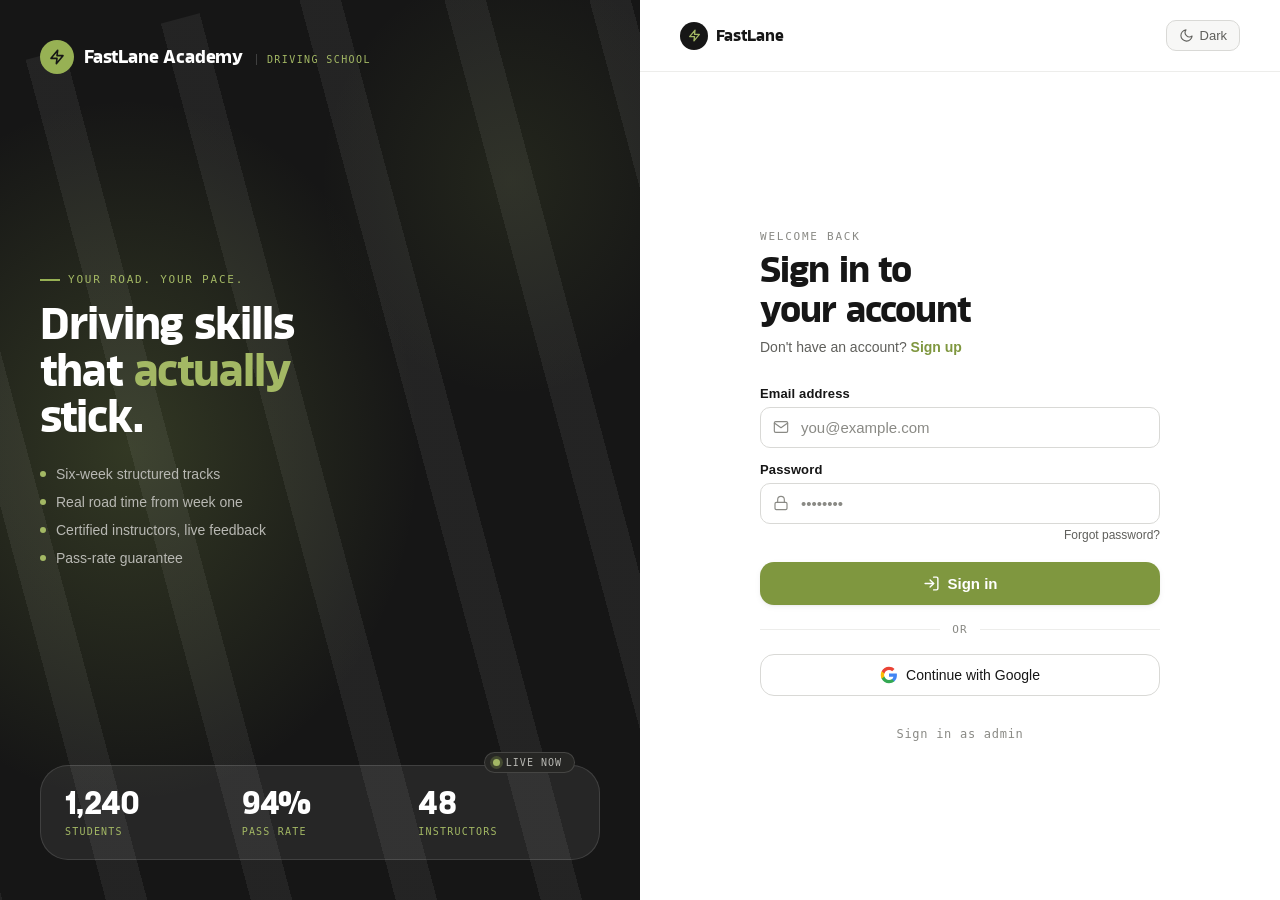
<file: src/main/resources/static/admin.html>
<!doctype html>
<html lang="en">
<head>
  <meta charset="utf-8">
  <meta name="viewport" content="width=device-width, initial-scale=1">
  <title>Admin console — FastLane Academy</title>
  <link rel="stylesheet" href="styles/app.css">
  <style>
    @keyframes spin { to { transform: rotate(360deg); } }
    .ops-strip { background:var(--fl-ink-900);color:var(--fl-paper);border-radius:var(--fl-r-xl);padding:28px 32px;display:grid;grid-template-columns:1fr auto;gap:24px;align-items:center;margin-bottom:24px;position:relative;overflow:hidden; }
    .ops-strip::before { content:"";position:absolute;right:-10%;top:-50%;width:50%;height:200%;background:radial-gradient(closest-side,rgba(151,177,84,0.22),transparent); }
    .ops-strip > * { position:relative;z-index:1; }
    .ops-strip .lbl { font-family:var(--fl-font-mono);font-size:11px;letter-spacing:0.14em;text-transform:uppercase;color:var(--fl-moss-400); }
    .ops-strip h2 { font-family:var(--fl-font-display);font-size:26px;letter-spacing:-0.02em;line-height:1.15;margin:8px 0 0; }
    .ops-strip .ops { display:flex;gap:32px; }
    .ops-strip .ops b { font-family:var(--fl-font-display);font-size:26px;letter-spacing:-0.02em;display:block; }
    .ops-strip .ops span { font-family:var(--fl-font-mono);font-size:10px;letter-spacing:0.14em;text-transform:uppercase;color:var(--fl-ink-300); }
    .course-row { display:grid;grid-template-columns:52px 1.6fr 1fr 1fr 1fr auto;gap:16px;align-items:center;padding:16px 0;border-bottom:1px solid var(--fl-line-soft); }
    .course-row:last-child { border-bottom:none; }
    .glyph { width:52px;height:52px;border-radius:12px;background:var(--fl-ink-50);display:flex;align-items:center;justify-content:center;font-family:var(--fl-font-display);font-size:26px;color:var(--fl-ink-700); }
    .glyph.feat { background:var(--fl-moss-500);color:var(--fl-ink-900); }
    .course-row h4 { margin:0 0 4px;font-family:var(--fl-font-serif);font-size:16px;font-weight:600; }
    .inst-grid-admin { display:grid;grid-template-columns:repeat(3,1fr);gap:18px; }
    @media(max-width:1100px){ .inst-grid-admin { grid-template-columns:repeat(2,1fr); } }
    @media(max-width:700px) { .inst-grid-admin { grid-template-columns:1fr; } }
    .inst-card-admin { background:var(--fl-paper);border:1px solid var(--fl-line-soft);border-radius:var(--fl-r-lg);padding:22px;display:flex;flex-direction:column;gap:14px; }
    .inst-card-admin .top { display:flex;align-items:center;gap:14px; }
    .inst-card-admin h4 { font-family:var(--fl-font-display);font-size:20px;letter-spacing:-0.01em;margin:0; }
    .inst-card-admin .role { font-family:var(--fl-font-mono);font-size:10px;letter-spacing:0.12em;text-transform:uppercase;color:var(--fl-fg-muted); }
    .inst-card-admin .row3 { display:grid;grid-template-columns:repeat(3,1fr);gap:12px;padding:14px 0;border-top:1px solid var(--fl-line-soft);border-bottom:1px solid var(--fl-line-soft); }
    .inst-card-admin .row3 b { font-family:var(--fl-font-display);font-size:20px;letter-spacing:-0.01em;display:block; }
    .inst-card-admin .row3 span { font-family:var(--fl-font-mono);font-size:9px;letter-spacing:0.1em;text-transform:uppercase;color:var(--fl-fg-muted); }
    .empty-state { display:flex;flex-direction:column;align-items:center;justify-content:center;padding:48px 24px;gap:12px;color:var(--fl-fg-faint);text-align:center; }
    .empty-state svg { width:36px;height:36px;stroke:var(--fl-ink-200); }
    .empty-state p { font-family:var(--fl-font-mono);font-size:12px;letter-spacing:0.08em;text-transform:uppercase;margin:0; }
    .modal-backdrop { display:none;position:fixed;inset:0;z-index:1000;background:rgba(0,0,0,0.48);backdrop-filter:blur(4px);align-items:center;justify-content:center;padding:24px; }
    .modal-backdrop.open { display:flex; }
    .modal { background:var(--fl-bg);border:1px solid var(--fl-line-soft);border-radius:var(--fl-r-xl);width:100%;max-width:560px;max-height:90vh;display:flex;flex-direction:column;box-shadow:0 24px 80px rgba(0,0,0,0.22);animation:modalIn 220ms ease both; }
    .modal--wide { max-width:680px; }
    @keyframes modalIn { from{opacity:0;transform:translateY(14px) scale(0.98);}to{opacity:1;transform:none;} }
    .modal__head { display:flex;align-items:center;justify-content:space-between;padding:24px 28px 20px;border-bottom:1px solid var(--fl-line-soft);flex-shrink:0; }
    .modal__head h2 { font-family:var(--fl-font-display);font-size:22px;letter-spacing:-0.015em;margin:0; }
    .modal__head .eyebrow { font-family:var(--fl-font-mono);font-size:10px;letter-spacing:0.14em;text-transform:uppercase;color:var(--fl-moss-600);margin-bottom:4px; }
    .modal__close { width:32px;height:32px;border-radius:50%;border:1px solid var(--fl-line);background:transparent;cursor:pointer;display:flex;align-items:center;justify-content:center;color:var(--fl-fg-muted);transition:all 180ms; }
    .modal__close:hover { background:var(--fl-bg-elev);color:var(--fl-fg); }
    .modal__close svg { width:16px;height:16px;stroke-width:2; }
    .modal__body { padding:24px 28px;overflow-y:auto;display:flex;flex-direction:column;gap:16px; }
    .modal__footer { padding:20px 28px;border-top:1px solid var(--fl-line-soft);display:flex;align-items:center;justify-content:flex-end;gap:10px;flex-shrink:0; }
    .modal .field { display:flex;flex-direction:column;gap:6px; }
    .modal .field label { font-size:13px;font-weight:600;color:var(--fl-fg); }
    .modal .field-row { display:grid;grid-template-columns:1fr 1fr;gap:14px; }
    .modal .section-label { font-family:var(--fl-font-mono);font-size:10px;letter-spacing:0.14em;text-transform:uppercase;color:var(--fl-fg-faint);padding-bottom:8px;border-bottom:1px solid var(--fl-line-soft);margin-top:4px; }
    .modal-alert { padding:10px 14px;border-radius:8px;font-size:13px;line-height:1.5;display:none; }
    .modal-alert.error.show { background:#fef2f2;color:#b91c1c;border:1px solid #fecaca;display:block; }
    .modal-alert.success.show { background:#f0fdf4;color:#15803d;border:1px solid #bbf7d0;display:block; }
    .day-picker { display:flex;gap:6px;flex-wrap:wrap; }
    .day-btn { padding:6px 12px;border-radius:999px;border:1.5px solid var(--fl-line);background:transparent;cursor:pointer;font-family:var(--fl-font-mono);font-size:11px;letter-spacing:0.06em;color:var(--fl-fg-muted);transition:all 180ms; }
    .day-btn.selected { background:var(--fl-moss-500);border-color:var(--fl-moss-500);color:var(--fl-ink-900);font-weight:600; }
    [data-theme="dark"] .modal { background:var(--fl-ink-800);border-color:rgba(255,255,255,0.08); }
    [data-theme="dark"] .modal__head,[data-theme="dark"] .modal__footer,[data-theme="dark"] .modal .section-label { border-color:rgba(255,255,255,0.07); }
    [data-theme="dark"] .inst-card-admin { background:var(--fl-ink-800);border-color:rgba(255,255,255,0.07); }
    [data-theme="dark"] .inst-card-admin .row3 { border-color:rgba(255,255,255,0.07); }
    [data-theme="dark"] .day-btn { border-color:rgba(255,255,255,0.12);color:var(--fl-ink-400); }

    /* Course detail tabs */
    .course-tab {
      padding:10px 20px;font-size:13px;font-weight:600;background:none;border:none;
      border-bottom:2px solid transparent;cursor:pointer;color:var(--fl-fg-muted);
      transition:color .15s,border-color .15s;
    }
    .course-tab.active { color:var(--fl-moss-600);border-bottom-color:var(--fl-moss-600); }
    .course-tab:hover:not(.active) { color:var(--fl-fg); }
    .course-tab-pane { display:none; }
    .course-tab-pane.active { display:block; }
    [data-theme="dark"] .course-tab.active { color:var(--fl-moss-400);border-bottom-color:var(--fl-moss-400); }
    /* Enroll badge in overview nav */
    #ov-enroll-pill { font-size:11px; }
  </style>
</head>
<script src="js/api.js"></script>
<body class="fl-body">
<div class="dash">
  <aside class="dash__side">
    <a href="index.html" class="brand"><span class="bolt"><svg viewBox="0 0 24 24" fill="none" stroke="currentColor" stroke-width="2.4" stroke-linecap="round" stroke-linejoin="round"><polygon points="13 2 3 14 12 14 11 22 21 10 12 10 13 2"></polygon></svg></span>FastLane</a>
    <nav class="dash__nav">
      <div class="group">Console</div>
      <a href="#" data-pane="overview" class="active">
        <svg viewBox="0 0 24 24" fill="none" stroke="currentColor" stroke-width="1.75" stroke-linecap="round" stroke-linejoin="round"><rect x="3" y="3" width="7" height="7" rx="1"/><rect x="14" y="3" width="7" height="7" rx="1"/><rect x="3" y="14" width="7" height="7" rx="1"/><rect x="14" y="14" width="7" height="7" rx="1"/></svg>
        Overview
      </a>
      <a href="#" data-pane="students">
        <svg viewBox="0 0 24 24" fill="none" stroke="currentColor" stroke-width="1.75" stroke-linecap="round" stroke-linejoin="round"><path d="M17 21v-2a4 4 0 0 0-4-4H5a4 4 0 0 0-4 4v2"/><circle cx="9" cy="7" r="4"/><path d="M23 21v-2a4 4 0 0 0-3-3.87"/><path d="M16 3.13a4 4 0 0 1 0 7.75"/></svg>
        Students <span class="pill" id="nav-students-pill">—</span>
      </a>
      <a href="#" data-pane="payments">
        <svg viewBox="0 0 24 24" fill="none" stroke="currentColor" stroke-width="1.75" stroke-linecap="round" stroke-linejoin="round"><rect x="2" y="6" width="20" height="14" rx="2"/><line x1="2" y1="11" x2="22" y2="11"/></svg>
        Payments
      </a>
      <a href="#" data-pane="courses">
        <svg viewBox="0 0 24 24" fill="none" stroke="currentColor" stroke-width="1.75" stroke-linecap="round" stroke-linejoin="round"><path d="M2 3h6a4 4 0 0 1 4 4v14a3 3 0 0 0-3-3H2z"/><path d="M22 3h-6a4 4 0 0 0-4 4v14a3 3 0 0 1 3-3h7z"/></svg>
        Courses
      </a>
      <a href="#" data-pane="instructors">
        <svg viewBox="0 0 24 24" fill="none" stroke="currentColor" stroke-width="1.75" stroke-linecap="round" stroke-linejoin="round"><path d="M20 21v-2a4 4 0 0 0-4-4H8a4 4 0 0 0-4 4v2"/><circle cx="12" cy="7" r="4"/></svg>
        Instructors <span class="pill" id="nav-instrs-pill">—</span>
      </a>
      <a href="#" data-pane="feedback">
        <svg viewBox="0 0 24 24" fill="none" stroke="currentColor" stroke-width="1.75" stroke-linecap="round" stroke-linejoin="round"><polygon points="12 2 15 9 22 9.3 17 14 18.5 21 12 17.3 5.5 21 7 14 2 9.3 9 9 12 2"/></svg>
        Feedback
      </a>
    </nav>
    <div class="dash__profile">
      <span class="avatar-circle ink" id="adminAvatar">A</span>
      <div class="who"><b id="adminName">Admin</b><span>Owner · Admin</span></div>
      <button class="icon-btn" title="Toggle dark mode" onclick="toggleThemeNav()" style="margin-right:2px;">
        <svg id="dashMoon" viewBox="0 0 24 24" fill="none" stroke="currentColor" stroke-width="1.75" stroke-linecap="round" stroke-linejoin="round"><path d="M21 12.79A9 9 0 1 1 11.21 3 7 7 0 0 0 21 12.79z"></path></svg>
        <svg id="dashSun" style="display:none" viewBox="0 0 24 24" fill="none" stroke="currentColor" stroke-width="1.75" stroke-linecap="round" stroke-linejoin="round"><circle cx="12" cy="12" r="5"></circle><line x1="12" y1="1" x2="12" y2="3"></line><line x1="12" y1="21" x2="12" y2="23"></line><line x1="4.22" y1="4.22" x2="5.64" y2="5.64"></line><line x1="18.36" y1="18.36" x2="19.78" y2="19.78"></line></svg>
      </button>
      <button class="icon-btn" title="Sign out" onclick="adminLogout()">
        <svg viewBox="0 0 24 24" fill="none" stroke="currentColor" stroke-width="1.75" stroke-linecap="round" stroke-linejoin="round"><path d="M9 21H5a2 2 0 0 1-2-2V5a2 2 0 0 1 2-2h4"/><polyline points="16 17 21 12 16 7"/><line x1="21" y1="12" x2="9" y2="12"/></svg>
      </button>
    </div>
  </aside>

  <main class="dash__main">
    <div class="dash__bar">
      <div><div class="crumbs" id="crumbs">Console · Overview</div><h1 id="pageTitle">FastLane operations</h1></div>
      <div class="right">
        <div class="search" style="width:280px;"><svg viewBox="0 0 24 24" fill="none" stroke="currentColor" stroke-width="1.75" stroke-linecap="round" stroke-linejoin="round"><circle cx="11" cy="11" r="8"/><line x1="21" y1="21" x2="16.65" y2="16.65"/></svg><input class="input" type="search" placeholder="Search…"></div>
      </div>
    </div>

    <!-- OVERVIEW -->
    <section class="pane active" id="pane-overview">
      <div class="ops-strip">
        <div><span class="lbl">Operations · live</span><h2 id="ov-headline">Loading…</h2></div>
        <div class="ops">
          <div><b id="ov-students">—</b><span>Students</span></div>
          <div><b id="ov-instructors">—</b><span>Instructors</span></div>
          <div><b id="ov-courses">—</b><span>Courses</span></div>
        </div>
      </div>
      <div class="stat-row">
        <div class="stat"><div class="lbl">Total students</div><div class="num" id="ov-stat-students">—</div></div>
        <div class="stat"><div class="lbl">Total instructors</div><div class="num" id="ov-stat-instrs">—</div></div>
        <div class="stat"><div class="lbl">Live courses</div><div class="num" id="ov-stat-courses">—</div></div>
        <div class="stat"><div class="lbl">Payments logged</div><div class="num" id="ov-stat-payments">—</div></div>
      </div>
      <!-- Pending enrollment approvals — always visible on overview -->
      <div class="card mb-8" id="ov-enroll-card">
        <div class="card__head">
          <div style="display:flex;align-items:center;gap:10px;">
            <h3>Pending enrollment approvals</h3>
            <span class="badge badge--warn" id="ov-enroll-pill" style="display:none;"></span>
          </div>
          <button class="btn btn--ghost btn--sm" onclick="switchPane('payments');loadPayments()">View in Payments</button>
        </div>
        <div id="ov-enroll-wrap"><div class="empty-state" style="padding:32px;"><p>Loading…</p></div></div>
      </div>

      <div class="grid-12 mb-8">
        <div class="card">
          <div class="card__head"><h3>Recent students</h3><button class="btn btn--ghost btn--sm" onclick="switchPane('students');loadStudents()">View all</button></div>
          <div id="ov-students-table"><div class="empty-state" style="padding:40px;"><p>Loading…</p></div></div>
        </div>
        <div class="card">
          <div class="card__head">
            <h3>Recent payments</h3>
            <div style="display:flex;gap:8px;align-items:center;">
              <button class="btn btn--ghost btn--sm" id="process-queue-btn" onclick="processLessonQueue()" title="Pull the oldest PENDING lesson from the queue and schedule it">Process next lesson</button>
              <button class="btn btn--ghost btn--sm" onclick="switchPane('payments');loadPayments()">View all</button>
            </div>
          </div>
          <div id="ov-payments-table"><div class="empty-state" style="padding:40px;"><p>Loading…</p></div></div>
        </div>
      </div>
    </section>

    <!-- STUDENTS -->
    <section class="pane" id="pane-students">
      <div class="stat-row">
        <div class="stat"><div class="lbl">Total</div><div class="num" id="st-total">—</div></div>
        <div class="stat"><div class="lbl">Active</div><div class="num" id="st-active">—</div></div>
        <div class="stat"><div class="lbl">Inactive</div><div class="num" id="st-inactive">—</div></div>
        <div class="stat"><div class="lbl">Actions</div><button class="btn btn--primary" onclick="openModal('modal-add-student')">+ Add student</button></div>
      </div>
      <div class="tbl-wrap" id="students-table-wrap"><div class="empty-state" style="padding:60px;"><p>Loading students…</p></div></div>
    </section>

    <!-- PAYMENTS -->
    <section class="pane" id="pane-payments">
      <div class="stat-row">
        <div class="stat"><div class="lbl">Total payments</div><div class="num" id="pay-total">—</div></div>
        <div class="stat"><div class="lbl">Pending</div><div class="num" id="pay-pending">—</div></div>
        <div class="stat"><div class="lbl">Approved</div><div class="num" id="pay-approved">—</div></div>
        <div class="stat"><div class="lbl">Rejected</div><div class="num" id="pay-rejected">—</div></div>
      </div>
      <!-- Pending enrollments needing approval -->
      <div class="card mb-8">
        <div class="card__head">
          <h3>Pending enrollment approvals</h3>
          <span class="meta" id="enroll-pending-label">Loading…</span>
        </div>
        <div id="enroll-pending-wrap"><div class="empty-state" style="padding:40px;"><p>Loading…</p></div></div>
      </div>
      <div class="toolbar" style="margin-bottom:16px;">
        <button class="btn btn--primary" style="margin-left:auto;" onclick="openModal('modal-manual-entry')">+ Manual entry</button>
      </div>
      <div class="tbl-wrap" id="payments-table-wrap"><div class="empty-state" style="padding:60px;"><p>Loading payments…</p></div></div>
    </section>

    <!-- COURSES -->
    <section class="pane" id="pane-courses">
      <div class="row-between mb-4">
        <div><h2 style="font-family:var(--fl-font-display);font-size:32px;letter-spacing:-0.02em;margin:0 0 6px;">Courses</h2><p class="muted" style="margin:0;">Manage the public catalogue.</p></div>
        <button class="btn btn--primary" onclick="openModal('modal-new-course')">+ New course</button>
      </div>
      <div class="card mb-8">
        <div class="card__head"><h3>Catalogue</h3><span class="badge badge--neutral" id="courses-count">Loading…</span></div>
        <div id="courses-list"><div class="empty-state" style="padding:48px;"><p>Loading courses…</p></div></div>
      </div>
      <!-- Course detail panel: shown when admin clicks "View details" -->
      <div class="card mb-8" id="course-detail-panel" style="display:none;">
        <div class="card__head" style="align-items:flex-start;">
          <div>
            <div class="eyebrow">Course detail</div>
            <h3 id="cd-title">—</h3>
          </div>
          <button class="btn btn--ghost btn--sm" onclick="closeCourseDetail()">✕ Close</button>
        </div>
        <!-- Tab bar -->
        <div style="display:flex;gap:0;border-bottom:1px solid var(--fl-border);margin-bottom:0;">
          <button class="course-tab active" data-tab="cd-slots" onclick="switchCourseTab('cd-slots')">Available Time Slots</button>
          <button class="course-tab" data-tab="cd-enrolled" onclick="switchCourseTab('cd-enrolled')">Enrolled Students</button>
        </div>
        <!-- Slots tab -->
        <div class="course-tab-pane active" id="cd-slots">
          <div id="cd-slots-wrap" style="padding:8px 0;"><div class="empty-state" style="padding:40px;"><p>Loading slots…</p></div></div>
        </div>
        <!-- Enrolled students tab -->
        <div class="course-tab-pane" id="cd-enrolled">
          <div id="cd-enrolled-wrap" style="padding:8px 0;"><div class="empty-state" style="padding:40px;"><p>Loading enrollments…</p></div></div>
        </div>
      </div>
    </section>

    <!-- INSTRUCTORS -->
    <section class="pane" id="pane-instructors">
      <div class="stat-row">
        <div class="stat"><div class="lbl">Total</div><div class="num" id="inst-total">—</div></div>
        <div class="stat"><div class="lbl">Active</div><div class="num" id="inst-active">—</div></div>
        <div class="stat"><div class="lbl">Inactive</div><div class="num" id="inst-inactive">—</div></div>
        <div class="stat"><div class="lbl">Avg exp.</div><div class="num" id="inst-avg-exp">—</div></div>
      </div>
      <div class="toolbar" style="margin-bottom:16px;">
        <button class="btn btn--primary" style="margin-left:auto;" onclick="openModal('modal-add-instructor')">+ Add instructor</button>
      </div>
      <div class="inst-grid-admin" id="instructors-grid">
        <div class="empty-state" style="grid-column:1/-1;padding:60px;"><p>Loading instructors…</p></div>
      </div>
    </section>

    <!-- FEEDBACK -->
    <section class="pane" id="pane-feedback">
      <div class="stat-row">
        <div class="stat"><div class="lbl">Total reviews</div><div class="num" id="fb-total">—</div></div>
        <div class="stat"><div class="lbl">Avg rating</div><div class="num" id="fb-avg">—</div></div>
        <div class="stat"><div class="lbl">5-star</div><div class="num" id="fb-5star">—</div></div>
        <div class="stat"><div class="lbl">1-star</div><div class="num" id="fb-1star">—</div></div>
      </div>
      <div class="card">
        <div class="card__head"><h3>All reviews</h3><span class="meta" id="fb-count-label">Loading…</span></div>
        <div id="feedback-list"><div class="empty-state" style="padding:60px;"><p>Loading feedback…</p></div></div>
      </div>
    </section>
  </main>
</div>

<!-- MODAL: ADD STUDENT -->
<div class="modal-backdrop" id="modal-add-student" onclick="backdropClose(event,'modal-add-student')">
  <div class="modal modal--wide">
    <div class="modal__head"><div><div class="eyebrow">People · Enrolment</div><h2>Add student</h2></div><button class="modal__close" onclick="closeModal('modal-add-student')"><svg viewBox="0 0 24 24" fill="none" stroke="currentColor" stroke-linecap="round" stroke-linejoin="round"><line x1="18" y1="6" x2="6" y2="18"/><line x1="6" y1="6" x2="18" y2="18"/></svg></button></div>
    <div class="modal__body">
      <div class="modal-alert" id="add-student-alert"></div>
      <div class="section-label">Personal info</div>
      <div class="field-row"><div class="field"><label>Full name <span style="color:var(--fl-error)">*</span></label><input class="input" id="as-fullname" placeholder="e.g. Jordan Reeves"></div><div class="field"><label>Date of birth <span style="color:var(--fl-error)">*</span></label><input class="input" type="date" id="as-dob"></div></div>
      <div class="field-row"><div class="field"><label>NIC <span style="color:var(--fl-error)">*</span></label><input class="input" id="as-nic" placeholder="200012345678V"></div><div class="field"><label>Contact <span style="color:var(--fl-error)">*</span></label><input class="input" id="as-contact" placeholder="0771234567" inputmode="numeric" maxlength="10" pattern="\d{10}" title="Enter exactly 10 digits"></div></div>
      <div class="field"><label>Address</label><input class="input" id="as-address" placeholder="Colombo 05"></div>
      <div class="field"><label>Emergency contact</label><input class="input" id="as-emergency" placeholder="0779876543" inputmode="numeric" maxlength="10" pattern="\d{10}" title="Enter exactly 10 digits"></div>
      <div class="section-label">Account</div>
      <div class="field"><label>Email <span style="color:var(--fl-error)">*</span></label><input class="input" type="email" id="as-email" placeholder="student@example.com"></div>
      <div class="field-row"><div class="field"><label>Password <span style="color:var(--fl-error)">*</span></label><input class="input" type="password" id="as-password" placeholder="Min 6 chars"></div><div class="field"><label>Confirm <span style="color:var(--fl-error)">*</span></label><input class="input" type="password" id="as-confirm" placeholder="Repeat"></div></div>
    </div>
    <div class="modal__footer"><button class="btn btn--ghost" onclick="closeModal('modal-add-student')">Cancel</button><button class="btn btn--primary" id="add-student-btn" onclick="submitAddStudent()">Add student</button></div>
  </div>
</div>

<!-- MODAL: ADD INSTRUCTOR -->
<div class="modal-backdrop" id="modal-add-instructor" onclick="backdropClose(event,'modal-add-instructor')">
  <div class="modal modal--wide">
    <div class="modal__head"><div><div class="eyebrow">People · Staff</div><h2>Add instructor</h2></div><button class="modal__close" onclick="closeModal('modal-add-instructor')"><svg viewBox="0 0 24 24" fill="none" stroke="currentColor" stroke-linecap="round" stroke-linejoin="round"><line x1="18" y1="6" x2="6" y2="18"/><line x1="6" y1="6" x2="18" y2="18"/></svg></button></div>
    <div class="modal__body">
      <div class="modal-alert" id="add-instructor-alert"></div>
      <div class="section-label">Professional info</div>
      <div class="field-row"><div class="field"><label>Full name <span style="color:var(--fl-error)">*</span></label><input class="input" id="ai-fullname" placeholder="e.g. Rogan Massey"></div><div class="field"><label>Licence ID <span style="color:var(--fl-error)">*</span></label><input class="input" id="ai-license" placeholder="ADI-04821"></div></div>
      <div class="field-row"><div class="field"><label>Vehicle type <span style="color:var(--fl-error)">*</span></label><input class="input" id="ai-vehicle" placeholder="Cat. B"></div><div class="field"><label>Experience (yrs) <span style="color:var(--fl-error)">*</span></label><input class="input" type="number" id="ai-exp" placeholder="3" min="0"></div></div>
      <div class="field"><label>Contact <span style="color:var(--fl-error)">*</span></label><input class="input" id="ai-contact" placeholder="0771234567" inputmode="numeric" maxlength="10" pattern="\d{10}" title="Enter exactly 10 digits"></div>
      <div class="section-label">Working days</div>
      <div class="day-picker"><button type="button" class="day-btn" data-day="MONDAY">Mon</button><button type="button" class="day-btn" data-day="TUESDAY">Tue</button><button type="button" class="day-btn" data-day="WEDNESDAY">Wed</button><button type="button" class="day-btn" data-day="THURSDAY">Thu</button><button type="button" class="day-btn" data-day="FRIDAY">Fri</button><button type="button" class="day-btn" data-day="SATURDAY">Sat</button><button type="button" class="day-btn" data-day="SUNDAY">Sun</button></div>
      <div class="section-label">Account</div>
      <div class="field"><label>Email <span style="color:var(--fl-error)">*</span></label><input class="input" type="email" id="ai-email" placeholder="instructor@example.com"></div>
      <div class="field-row"><div class="field"><label>Password <span style="color:var(--fl-error)">*</span></label><input class="input" type="password" id="ai-password" placeholder="Min 6 chars"></div><div class="field"><label>Confirm <span style="color:var(--fl-error)">*</span></label><input class="input" type="password" id="ai-confirm" placeholder="Repeat"></div></div>
    </div>
    <div class="modal__footer"><button class="btn btn--ghost" onclick="closeModal('modal-add-instructor')">Cancel</button><button class="btn btn--primary" id="add-instructor-btn" onclick="submitAddInstructor()">Add instructor</button></div>
  </div>
</div>

<!-- MODAL: NEW COURSE -->
<div class="modal-backdrop" id="modal-new-course" onclick="backdropClose(event,'modal-new-course')">
  <div class="modal modal--wide">
    <div class="modal__head"><div><div class="eyebrow">Catalogue · Pricing</div><h2>New course</h2></div><button class="modal__close" onclick="closeModal('modal-new-course')"><svg viewBox="0 0 24 24" fill="none" stroke="currentColor" stroke-linecap="round" stroke-linejoin="round"><line x1="18" y1="6" x2="6" y2="18"/><line x1="6" y1="6" x2="18" y2="18"/></svg></button></div>
    <div class="modal__body">
      <div class="modal-alert" id="new-course-alert"></div>
      <div class="field"><label>Course title <span style="color:var(--fl-error)">*</span></label><input class="input" id="nc-title" placeholder="e.g. Cat. B — Standard car licence"></div>
      <div class="field"><label>Description <span style="color:var(--fl-error)">*</span></label><textarea class="textarea" id="nc-desc" rows="3" placeholder="Short public description…"></textarea></div>
      <div class="field-row"><div class="field"><label>Duration (hours) <span style="color:var(--fl-error)">*</span></label><input class="input" type="number" id="nc-hours" placeholder="90" min="1"></div><div class="field"><label>Difficulty <span style="color:var(--fl-error)">*</span></label><select class="select" id="nc-difficulty"><option value="">Select…</option><option value="BEGINNER">Beginner</option><option value="INTERMEDIATE">Intermediate</option><option value="ADVANCED">Advanced</option></select></div></div>
      <div class="field"><label>Price (USD) <span style="color:var(--fl-error)">*</span></label><input class="input" type="number" id="nc-price" placeholder="e.g. 299.00" min="0" step="0.01"></div>
      <div class="field"><label>Syllabus <span class="muted" style="font-weight:400;">(optional)</span></label><textarea class="textarea" id="nc-syllabus" rows="4" placeholder="Week 1 — …&#10;Week 2 — …"></textarea></div>
      <div class="field"><label>Content structure <span class="muted" style="font-weight:400;">(optional)</span></label><textarea class="textarea" id="nc-structure" rows="3" placeholder="Modules, assessments…"></textarea></div>
    </div>
    <div class="modal__footer"><button class="btn btn--ghost" onclick="closeModal('modal-new-course')">Cancel</button><button class="btn btn--primary" id="new-course-btn" onclick="submitNewCourse()">Create course</button></div>
  </div>
</div>

<!-- MODAL: EDIT COURSE -->
<div class="modal-backdrop" id="modal-edit-course" onclick="backdropClose(event,'modal-edit-course')">
  <div class="modal modal--wide">
    <div class="modal__head"><div><div class="eyebrow">Catalogue · Edit</div><h2>Edit course</h2></div><button class="modal__close" onclick="closeModal('modal-edit-course')"><svg viewBox="0 0 24 24" fill="none" stroke="currentColor" stroke-linecap="round" stroke-linejoin="round"><line x1="18" y1="6" x2="6" y2="18"/><line x1="6" y1="6" x2="18" y2="18"/></svg></button></div>
    <div class="modal__body">
      <div class="modal-alert" id="edit-course-alert"></div>
      <input type="hidden" id="ec-id">
      <div class="field"><label>Course title <span style="color:var(--fl-error)">*</span></label><input class="input" id="ec-title"></div>
      <div class="field"><label>Description</label><textarea class="textarea" id="ec-desc" rows="3"></textarea></div>
      <div class="field-row"><div class="field"><label>Duration (hours)</label><input class="input" type="number" id="ec-hours" min="1"></div><div class="field"><label>Difficulty <span style="color:var(--fl-error)">*</span></label><select class="select" id="ec-difficulty"><option value="">Select…</option><option value="BEGINNER">Beginner</option><option value="INTERMEDIATE">Intermediate</option><option value="ADVANCED">Advanced</option></select></div></div>
      <div class="field"><label>Price (USD)</label><input class="input" type="number" id="ec-price" placeholder="e.g. 299.00" min="0" step="0.01"></div>
    </div>
    <div class="modal__footer"><button class="btn btn--ghost" onclick="closeModal('modal-edit-course')">Cancel</button><button class="btn btn--primary" id="edit-course-btn" onclick="submitEditCourse()">Save changes</button></div>
  </div>
</div>

<!-- MODAL: MANUAL PAYMENT ENTRY -->
<div class="modal-backdrop" id="modal-manual-entry" onclick="backdropClose(event,'modal-manual-entry')">
  <div class="modal">
    <div class="modal__head"><div><div class="eyebrow">Finance · Transactions</div><h2>Manual payment entry</h2></div><button class="modal__close" onclick="closeModal('modal-manual-entry')"><svg viewBox="0 0 24 24" fill="none" stroke="currentColor" stroke-linecap="round" stroke-linejoin="round"><line x1="18" y1="6" x2="6" y2="18"/><line x1="6" y1="6" x2="18" y2="18"/></svg></button></div>
    <div class="modal__body">
      <div class="modal-alert" id="manual-entry-alert"></div>
      <p class="muted" style="font-size:13px;margin:0;">Student must already be enrolled. The enrollmentId links payment to course access.</p>
      <div class="field-row"><div class="field"><label>Student ID <span style="color:var(--fl-error)">*</span></label><input class="input" id="me-student" placeholder="S001"></div><div class="field"><label>Enrollment ID <span style="color:var(--fl-error)">*</span></label><input class="input" id="me-enrollment" placeholder="E001"></div></div>
      <div class="field"><label>Course ID</label><input class="input" id="me-course" placeholder="C001"></div>
      <div class="field-row"><div class="field"><label>Amount ($) <span style="color:var(--fl-error)">*</span></label><input class="input" type="number" id="me-amount" placeholder="199.00" min="0" step="0.01"></div><div class="field"><label>Payment method <span style="color:var(--fl-error)">*</span></label><select class="select" id="me-method"><option value="">Select…</option><option value="CASH">Cash · counter</option><option value="CARD">Card</option><option value="BANK_TRANSFER">Bank transfer</option></select></div></div>
      <div class="field"><label>Transaction reference <span class="muted" style="font-weight:400;">(auto-generated if blank)</span></label><input class="input" id="me-ref" placeholder="e.g. SLIP-20260517"></div>
    </div>
    <div class="modal__footer"><button class="btn btn--ghost" onclick="closeModal('modal-manual-entry')">Cancel</button><button class="btn btn--primary" id="manual-entry-btn" onclick="submitManualEntry()">Record payment</button></div>
  </div>
</div>

<!-- ═══ VIEW PAYMENT MODAL ════════════════════════════════════════════ -->
<div class="modal-backdrop" id="modal-view-payment" onclick="backdropClose(event,'modal-view-payment')">
  <div class="modal" style="max-width:520px;">
    <div class="modal__head">
      <div><div class="eyebrow">Finance · Detail</div><h2>Payment details</h2></div>
      <button class="modal__close" onclick="closeModal('modal-view-payment')"><svg viewBox="0 0 24 24" fill="none" stroke="currentColor" stroke-linecap="round" stroke-linejoin="round"><line x1="18" y1="6" x2="6" y2="18"/><line x1="6" y1="6" x2="18" y2="18"/></svg></button>
    </div>
    <div class="modal__body" id="vp-modal-body" style="padding:20px 24px;overflow-y:auto;">
      <p style="color:var(--fl-fg-muted);">Loading…</p>
    </div>
    <div class="modal__footer" style="display:flex;justify-content:flex-end;gap:10px;">
      <div id="vp-modal-footer-actions" style="display:flex;gap:8px;"></div>
      <button class="btn btn--ghost" onclick="closeModal('modal-view-payment')">Close</button>
    </div>
  </div>
</div>
<style>
  .vp-lbl{font-size:11px;text-transform:uppercase;letter-spacing:.08em;color:var(--fl-fg-muted);margin-bottom:3px;}
</style>

<script src="js/admin.js"></script>
</body>
</html>
</file>
<file: src/main/resources/static/styles/app.css>
@import url("./colors_and_type.css");

/* ============================================================
   FastLane Academy — Driving School App shell styles
   ============================================================ */

* { box-sizing: border-box; }
html, body { margin: 0; padding: 0; }
body {
  font-family: var(--fl-font-sans);
  background: var(--fl-bg);
  color: var(--fl-fg);
  -webkit-font-smoothing: antialiased;
  text-rendering: optimizeLegibility;
}
a { color: inherit; text-decoration: none; }
img { display: block; max-width: 100%; }
button { font-family: inherit; }

/* ============================================================
   TOP NAV (liquid glass, public pages)
   ============================================================ */
.app-topnav-wrap {
  position: fixed; top: 18px; left: 0; right: 0; z-index: 100;
  display: flex; justify-content: center; padding: 0 24px;
  pointer-events: none;
}
.app-topnav {
  pointer-events: auto;
  width: 100%; max-width: 1180px;
  height: 64px;
  border-radius: 999px;
  background: rgba(255, 255, 255, 0.62);
  -webkit-backdrop-filter: blur(24px) saturate(180%);
  backdrop-filter: blur(24px) saturate(180%);
  border: 1px solid rgba(22, 22, 22, 0.08);
  box-shadow: inset 0 1px 0 rgba(255,255,255,0.85), 0 6px 18px rgba(22,22,22,0.06);
  display: flex; align-items: center; padding: 0 14px 0 22px;
  gap: 28px;
}
.brand {
  display: flex; align-items: center; gap: 10px;
  font-weight: 700; font-size: 17px;
  font-family: var(--fl-font-display);
  letter-spacing: -0.01em;
  color: var(--fl-fg);
}
.brand .bolt {
  width: 30px; height: 30px; border-radius: 50%;
  background: var(--fl-ink-900);
  display: flex; align-items: center; justify-content: center;
  color: var(--fl-moss-500);
  flex-shrink: 0;
}
.brand .bolt svg { width: 15px; height: 15px; }
.brand .sub {
  font-family: var(--fl-font-mono);
  font-size: 10px; letter-spacing: 0.14em; text-transform: uppercase;
  color: var(--fl-fg-muted); font-weight: 500;
  border-left: 1px solid var(--fl-line);
  padding-left: 10px;
}
.app-topnav .links { display: flex; gap: 6px; font-size: 14px; }
.app-topnav .links a {
  padding: 8px 12px; border-radius: 999px; cursor: pointer;
  color: var(--fl-fg); transition: all 160ms var(--fl-ease);
}
.app-topnav .links a:hover { background: rgba(22,22,22,0.06); }
.app-topnav .links a.active { color: var(--fl-moss-700); font-weight: 600; }
.app-topnav .right { margin-left: auto; display: flex; gap: 10px; align-items: center; }

@media (max-width: 900px) {
  .app-topnav { gap: 12px; }
  .app-topnav .links { display: none; }
  .brand .sub { display: none; }
}

/* ============================================================
   BUTTONS
   ============================================================ */
.btn {
  font-family: var(--fl-font-sans);
  font-weight: 600;
  font-size: 14px;
  padding: 11px 20px;
  border-radius: 14px;
  border: 1px solid transparent;
  cursor: pointer;
  transition: all var(--fl-dur-base) var(--fl-ease);
  display: inline-flex; align-items: center; gap: 8px;
  white-space: nowrap;
  text-decoration: none;
}
.btn:focus-visible {
  outline: none;
  border-color: var(--fl-moss-500);
  box-shadow: var(--fl-shadow-glow);
}
.btn svg { width: 16px; height: 16px; stroke-width: 1.75; }
.btn--primary { background: var(--fl-moss-600); color: #fff; box-shadow: var(--fl-shadow-xs); }
.btn--primary:hover { background: var(--fl-moss-700); transform: translateY(-1px); box-shadow: var(--fl-shadow-sm); }
.btn--primary:active { transform: scale(0.97); }
.btn--ink { background: var(--fl-ink-900); color: var(--fl-paper); }
.btn--ink:hover { background: var(--fl-void); transform: translateY(-1px); }
.btn--secondary { background: var(--fl-paper); color: var(--fl-fg); border-color: var(--fl-line); }
.btn--secondary:hover { background: var(--fl-ink-50); border-color: var(--fl-ink-300); }
.btn--ghost { background: transparent; color: var(--fl-fg); }
.btn--ghost:hover { background: var(--fl-ink-100); }
.btn--danger { background: var(--fl-paper); color: var(--fl-error); border-color: var(--fl-line); }
.btn--danger:hover { background: #fdf3f0; border-color: var(--fl-error); }
.btn--sm { padding: 7px 13px; font-size: 13px; border-radius: 10px; }
.btn--sm svg { width: 14px; height: 14px; }
.btn--lg { padding: 14px 26px; font-size: 16px; }
.btn--block { width: 100%; justify-content: center; }

/* ============================================================
   BADGES / CHIPS
   ============================================================ */
.badge {
  font-family: var(--fl-font-sans);
  font-size: 12px; font-weight: 500;
  padding: 4px 10px;
  border-radius: 999px;
  display: inline-flex; align-items: center; gap: 6px;
  line-height: 1.4;
}
.badge .dot { width: 6px; height: 6px; border-radius: 50%; background: currentColor; }
.badge--moss { background: rgba(151,177,84,0.18); color: var(--fl-moss-800); }
.badge--ink { background: var(--fl-ink-900); color: var(--fl-paper); }
.badge--outline { background: transparent; border: 1px solid var(--fl-line); color: var(--fl-fg); }
.badge--success { background: #e8f1d8; color: #4b5c25; }
.badge--warn { background: #fbf2dd; color: #7d5a13; }
.badge--danger { background: #fbe5e1; color: #8e2918; }
.badge--info { background: #e5edf3; color: #25506b; }
.badge--neutral { background: var(--fl-ink-100); color: var(--fl-ink-700); }

/* ============================================================
   COMMON LAYOUT
   ============================================================ */
.eyebrow {
  font-family: var(--fl-font-mono);
  font-weight: 500; font-size: 12px;
  letter-spacing: 0.14em; text-transform: uppercase;
  color: var(--fl-fg-muted);
}
.section { padding: 96px 0; }
.container { max-width: 1200px; margin: 0 auto; padding: 0 32px; }
.container--wide { max-width: 1320px; }
@media (max-width: 720px) {
  .section { padding: 64px 0; }
  .container { padding: 0 20px; }
}

.sec-head { display: flex; justify-content: space-between; align-items: flex-end; gap: 24px; margin-bottom: 48px; flex-wrap: wrap; }
.sec-head h2 {
  font-family: var(--fl-font-display);
  font-weight: 700;
  font-size: clamp(36px, 5vw, 56px);
  line-height: 1.16;
  letter-spacing: -0.02em;
  margin: 14px 0 0;
  max-width: 760px;
}
.sec-head .sub {
  font-family: var(--fl-font-serif);
  font-size: 18px; color: var(--fl-fg-muted);
  max-width: 380px; line-height: 1.45;
}

/* ============================================================
   CARDS
   ============================================================ */
.card {
  background: var(--fl-paper);
  border: 1px solid var(--fl-line-soft);
  border-radius: var(--fl-r-lg);
  padding: 24px;
  box-shadow: var(--fl-shadow-xs);
  transition: all var(--fl-dur-base) var(--fl-ease);
}
.card--hover:hover { transform: translateY(-2px); box-shadow: var(--fl-shadow-md); }
.card--sunk { background: var(--fl-ink-50); border-color: transparent; box-shadow: none; }
.card--ink { background: var(--fl-ink-900); color: var(--fl-paper); border-color: transparent; }
.card__head { display: flex; justify-content: space-between; align-items: center; padding-bottom: 18px; margin-bottom: 18px; border-bottom: 1px solid var(--fl-line-soft); gap: 12px; }
.card__head h3 { font-family: var(--fl-font-serif); font-size: 20px; font-weight: 600; margin: 0; letter-spacing: -0.01em; }
.card__head .meta { font-family: var(--fl-font-mono); font-size: 11px; letter-spacing: 0.1em; text-transform: uppercase; color: var(--fl-fg-muted); }

/* ============================================================
   INPUTS
   ============================================================ */
.field { display: flex; flex-direction: column; gap: 6px; }
.field label {
  font-family: var(--fl-font-mono);
  font-size: 10px; letter-spacing: 0.14em; text-transform: uppercase;
  color: var(--fl-fg-muted); font-weight: 500;
}
.input, .select, .textarea {
  font-family: var(--fl-font-sans); font-size: 15px;
  padding: 12px 14px; border-radius: 12px;
  border: 1.5px solid var(--fl-line);
  background: var(--fl-paper);
  color: var(--fl-fg);
  width: 100%;
  transition: all 220ms var(--fl-ease);
}
.input:focus, .select:focus, .textarea:focus {
  outline: none;
  border-color: var(--fl-moss-500);
  border-width: 2px;
  padding: 11.5px 13.5px;
  box-shadow: var(--fl-shadow-glow);
}
.textarea { min-height: 120px; resize: vertical; line-height: 1.45; }
.search {
  position: relative;
  display: flex; align-items: center;
}
.search svg { position: absolute; left: 14px; width: 16px; height: 16px; color: var(--fl-fg-muted); pointer-events: none; }
.search input { padding-left: 40px; }

/* ============================================================
   TABLES
   ============================================================ */
.tbl {
  width: 100%; border-collapse: collapse;
  font-size: 14px;
}
.tbl th {
  text-align: left; padding: 14px 16px;
  font-family: var(--fl-font-mono);
  font-size: 11px; letter-spacing: 0.12em; text-transform: uppercase;
  color: var(--fl-fg-muted); font-weight: 500;
  border-bottom: 1px solid var(--fl-line);
  background: var(--fl-ink-50);
}
.tbl th:first-child { border-top-left-radius: 12px; }
.tbl th:last-child  { border-top-right-radius: 12px; }
.tbl td {
  padding: 16px;
  border-bottom: 1px solid var(--fl-line-soft);
  vertical-align: middle;
  color: var(--fl-fg);
}
.tbl tr:last-child td { border-bottom: none; }
.tbl tr:hover td { background: var(--fl-ink-50); }
.tbl td b { font-weight: 600; }
.tbl .avatar { display: flex; align-items: center; gap: 12px; }
.tbl-wrap {
  border: 1px solid var(--fl-line-soft);
  border-radius: 14px; overflow: hidden;
  background: var(--fl-paper);
}

/* ============================================================
   AVATAR
   ============================================================ */
.avatar-circle {
  width: 36px; height: 36px;
  border-radius: 50%;
  background: var(--fl-moss-500);
  color: var(--fl-paper);
  display: flex; align-items: center; justify-content: center;
  font-family: var(--fl-font-display);
  font-size: 14px; font-weight: 700;
  flex-shrink: 0;
  letter-spacing: 0;
}
.avatar-circle.lg { width: 56px; height: 56px; font-size: 20px; }
.avatar-circle.xl { width: 96px; height: 96px; font-size: 36px; }
.avatar-circle.ink { background: var(--fl-ink-900); color: var(--fl-moss-500); }
.avatar-circle.tone-b { background: var(--fl-ink-700); }
.avatar-circle.tone-c { background: var(--fl-moss-700); }
.avatar-circle.tone-d { background: var(--fl-ink-500); }
.avatar-circle.tone-e { background: var(--fl-moss-800); }

/* ============================================================
   FOOTER (public site)
   ============================================================ */
.site-foot { background: var(--fl-ink-900); color: var(--fl-paper); padding: 80px 0 32px; margin-top: 96px; }
.site-foot .row { display: grid; grid-template-columns: 2fr 1fr 1fr 1fr; gap: 32px; padding-bottom: 48px; border-bottom: 1px solid rgba(255,255,255,0.08); }
@media (max-width: 820px) { .site-foot .row { grid-template-columns: 1fr 1fr; } }
.site-foot h4 { font-family: var(--fl-font-mono); font-size: 11px; letter-spacing: 0.14em; text-transform: uppercase; color: var(--fl-ink-300); margin: 0 0 16px; font-weight: 500; }
.site-foot ul { list-style: none; padding: 0; margin: 0; display: flex; flex-direction: column; gap: 10px; }
.site-foot a { color: var(--fl-paper); font-size: 14px; }
.site-foot a:hover { color: var(--fl-moss-400); }
.site-foot .small { display: flex; justify-content: space-between; padding-top: 24px; font-size: 12px; color: var(--fl-ink-300); font-family: var(--fl-font-mono); letter-spacing: 0.04em; }
.site-foot .blurb { color: var(--fl-ink-300); font-family: var(--fl-font-serif); font-size: 15px; line-height: 1.5; max-width: 320px; margin: 14px 0 0; }
.site-foot .brand { color: var(--fl-paper); }
.site-foot .brand .bolt { background: var(--fl-paper); color: var(--fl-ink-900); }
.site-foot .brand .sub { color: var(--fl-ink-300); border-color: rgba(255,255,255,0.1); }

/* ============================================================
   DASHBOARD SHELL  (sidebar layout for student / instructor / admin)
   ============================================================ */
.dash {
  display: grid;
  grid-template-columns: 264px 1fr;
  min-height: 100vh;
  background: var(--fl-bg);
}
.dash__side {
  background: var(--fl-paper);
  border-right: 1px solid var(--fl-line-soft);
  padding: 24px 18px;
  display: flex; flex-direction: column;
  gap: 28px;
  position: sticky; top: 0; height: 100vh;
}
.dash__side .brand { padding: 6px 8px; }
.dash__nav { display: flex; flex-direction: column; gap: 2px; flex: 1; }
.dash__nav .group {
  font-family: var(--fl-font-mono);
  font-size: 10px; letter-spacing: 0.14em; text-transform: uppercase;
  color: var(--fl-fg-faint);
  padding: 16px 12px 8px;
}
.dash__nav a {
  display: flex; align-items: center; gap: 12px;
  padding: 10px 12px;
  border-radius: 12px;
  color: var(--fl-fg);
  font-size: 14px; font-weight: 500;
  cursor: pointer;
  transition: all 160ms var(--fl-ease);
  position: relative;
}
.dash__nav a svg { width: 18px; height: 18px; stroke-width: 1.75; color: var(--fl-fg-muted); }
.dash__nav a:hover { background: var(--fl-ink-50); }
.dash__nav a.active { background: var(--fl-ink-900); color: var(--fl-paper); }
.dash__nav a.active svg { color: var(--fl-moss-400); }
.dash__nav a .pill {
  margin-left: auto; font-family: var(--fl-font-mono); font-size: 10px; letter-spacing: 0.08em;
  background: var(--fl-moss-500); color: var(--fl-paper);
  padding: 2px 7px; border-radius: 999px;
}
.dash__nav a.active .pill { background: var(--fl-moss-400); color: var(--fl-ink-900); }

.dash__profile {
  display: flex; align-items: center; gap: 12px;
  padding: 12px;
  border-radius: 14px;
  background: var(--fl-ink-50);
}
.dash__profile .who { display: flex; flex-direction: column; line-height: 1.25; min-width: 0; flex: 1; }
.dash__profile .who b { font-size: 14px; font-weight: 600; white-space: nowrap; overflow: hidden; text-overflow: ellipsis; }
.dash__profile .who span { font-size: 12px; color: var(--fl-fg-muted); font-family: var(--fl-font-mono); letter-spacing: 0.06em; }

.dash__main { padding: 28px 36px 80px; min-width: 0; }
.dash__bar {
  display: flex; align-items: center; gap: 16px;
  padding-bottom: 24px; margin-bottom: 28px;
  border-bottom: 1px solid var(--fl-line-soft);
}
.dash__bar h1 {
  font-family: var(--fl-font-display); font-weight: 700;
  font-size: 36px; letter-spacing: -0.02em;
  margin: 0; line-height: 1.15;
}
.dash__bar .crumbs { font-family: var(--fl-font-mono); font-size: 11px; letter-spacing: 0.12em; text-transform: uppercase; color: var(--fl-fg-muted); margin-bottom: 4px; }
.dash__bar .right { margin-left: auto; display: flex; gap: 10px; align-items: center; }

@media (max-width: 920px) {
  .dash { grid-template-columns: 1fr; }
  .dash__side { position: static; height: auto; flex-direction: column; }
  .dash__main { padding: 22px; }
}

/* ============================================================
   STAT CARDS
   ============================================================ */
.stat-row { display: grid; grid-template-columns: repeat(4, 1fr); gap: 16px; margin-bottom: 28px; }
@media (max-width: 980px) { .stat-row { grid-template-columns: repeat(2, 1fr); } }
.stat {
  background: var(--fl-paper);
  border: 1px solid var(--fl-line-soft);
  border-radius: var(--fl-r-lg);
  padding: 20px 22px;
}
.stat .lbl { font-family: var(--fl-font-mono); font-size: 10px; letter-spacing: 0.14em; text-transform: uppercase; color: var(--fl-fg-muted); }
.stat .num { font-family: var(--fl-font-display); font-size: 44px; line-height: 1.1; letter-spacing: -0.02em; margin-top: 6px; }
.stat .delta { font-size: 12px; font-family: var(--fl-font-mono); margin-top: 6px; letter-spacing: 0.04em; color: var(--fl-moss-700); }
.stat .delta.down { color: var(--fl-error); }
.stat .delta svg { width: 12px; height: 12px; vertical-align: -2px; }

/* ============================================================
   TABS (inside dashboard)
   ============================================================ */
.tabs {
  display: flex; gap: 4px;
  border: 1px solid var(--fl-line);
  background: var(--fl-paper);
  border-radius: 999px;
  padding: 4px;
  width: fit-content;
}
.tabs button {
  border: none; background: transparent; cursor: pointer;
  font-family: var(--fl-font-sans); font-size: 13px; font-weight: 500;
  padding: 8px 16px; border-radius: 999px;
  color: var(--fl-fg-muted);
  transition: all 160ms var(--fl-ease);
}
.tabs button:hover { color: var(--fl-fg); }
.tabs button.active { background: var(--fl-ink-900); color: var(--fl-paper); }

/* hide/show tab panes */
.pane { display: none; }
.pane.active { display: block; animation: paneIn 320ms var(--fl-ease-out); }
@keyframes paneIn { from { opacity: 0; transform: translateY(6px); } to { opacity: 1; transform: none; } }

/* ============================================================
   TOOLBAR (filter bar above tables)
   ============================================================ */
.toolbar {
  display: flex; gap: 12px; align-items: center;
  margin-bottom: 18px;
  flex-wrap: wrap;
}
.toolbar .search { flex: 1; min-width: 220px; max-width: 360px; }

/* ============================================================
   GRID HELPERS
   ============================================================ */
.grid-2 { display: grid; grid-template-columns: repeat(2, 1fr); gap: 20px; }
.grid-3 { display: grid; grid-template-columns: repeat(3, 1fr); gap: 20px; }
.grid-4 { display: grid; grid-template-columns: repeat(4, 1fr); gap: 16px; }
.grid-12 { display: grid; grid-template-columns: 2fr 1fr; gap: 24px; }
@media (max-width: 1024px) {
  .grid-3 { grid-template-columns: repeat(2, 1fr); }
  .grid-12 { grid-template-columns: 1fr; }
}
@media (max-width: 720px) {
  .grid-2, .grid-3, .grid-4 { grid-template-columns: 1fr; }
}

/* ============================================================
   PROGRESS
   ============================================================ */
.progress {
  width: 100%; height: 6px;
  background: var(--fl-ink-100);
  border-radius: 999px; overflow: hidden;
}
.progress > span { display: block; height: 100%; background: var(--fl-moss-500); border-radius: 999px; }

/* ============================================================
   CALENDAR / SCHEDULE
   ============================================================ */
.week-grid {
  display: grid;
  grid-template-columns: 70px repeat(7, 1fr);
  border: 1px solid var(--fl-line-soft);
  border-radius: 16px;
  overflow: hidden;
  background: var(--fl-paper);
}
.week-grid .hd, .week-grid .row { display: contents; }
.week-grid .cell {
  border-bottom: 1px solid var(--fl-line-soft);
  border-right: 1px solid var(--fl-line-soft);
  padding: 8px 10px;
  min-height: 64px;
  font-size: 12px;
  position: relative;
}
.week-grid .cell.head {
  background: var(--fl-ink-50);
  font-family: var(--fl-font-mono); font-size: 11px;
  letter-spacing: 0.12em; text-transform: uppercase;
  color: var(--fl-fg-muted);
  min-height: 0; padding: 12px 10px;
  display: flex; align-items: center;
}
.week-grid .cell.time {
  background: var(--fl-paper); color: var(--fl-fg-muted);
  font-family: var(--fl-font-mono); letter-spacing: 0.04em;
  display: flex; align-items: flex-start; justify-content: flex-end;
  padding-right: 12px; padding-top: 8px;
}
.week-grid .cell.has-lesson { background: rgba(151,177,84,0.12); }
.week-grid .lesson {
  background: var(--fl-ink-900); color: var(--fl-paper);
  border-radius: 8px; padding: 8px 10px;
  font-size: 12px; line-height: 1.25;
  position: absolute; left: 6px; right: 6px; top: 6px;
}
.week-grid .lesson b { display: block; font-weight: 600; font-size: 12px; }
.week-grid .lesson .who { color: var(--fl-ink-300); font-family: var(--fl-font-mono); font-size: 10px; letter-spacing: 0.06em; margin-top: 4px; text-transform: uppercase; }
.week-grid .lesson.moss { background: var(--fl-moss-600); }
.week-grid .lesson.outline { background: var(--fl-paper); color: var(--fl-fg); border: 1.5px solid var(--fl-ink-900); }
.week-grid .lesson.outline .who { color: var(--fl-fg-muted); }

/* ============================================================
   COURSE / LESSON LIST
   ============================================================ */
.lesson-item {
  display: grid;
  grid-template-columns: 60px 1fr auto auto;
  gap: 18px;
  align-items: center;
  padding: 18px 20px;
  border-bottom: 1px solid var(--fl-line-soft);
}
.lesson-item:last-child { border-bottom: none; }
.lesson-item .when {
  text-align: center; line-height: 1.1;
}
.lesson-item .when b { display: block; font-family: var(--fl-font-display); font-size: 24px; }
.lesson-item .when span { font-family: var(--fl-font-mono); font-size: 10px; letter-spacing: 0.12em; text-transform: uppercase; color: var(--fl-fg-muted); }
.lesson-item h4 { margin: 0 0 4px; font-family: var(--fl-font-serif); font-size: 18px; font-weight: 600; }
.lesson-item .meta { font-size: 13px; color: var(--fl-fg-muted); display: flex; gap: 14px; align-items: center; }
.lesson-item .meta svg { width: 14px; height: 14px; vertical-align: -3px; margin-right: 4px; color: var(--fl-fg-faint); }

/* ============================================================
   FILE-CARD specific helpers
   ============================================================ */
.stars { display: inline-flex; gap: 2px; color: var(--fl-moss-600); }
.stars svg { width: 16px; height: 16px; fill: var(--fl-moss-500); stroke: var(--fl-moss-500); }
.stars.muted svg { fill: var(--fl-ink-200); stroke: var(--fl-ink-200); }

/* ============================================================
   HERO ILLUSTRATION  — bolt confetti background
   ============================================================ */
.bolt-confetti { position: absolute; inset: 0; pointer-events: none; overflow: hidden; z-index: 0; }
.bolt-confetti svg { position: absolute; opacity: 0.06; color: var(--fl-ink-900); }

/* ============================================================
   UTILITY
   ============================================================ */
.muted { color: var(--fl-fg-muted); }
.mono  { font-family: var(--fl-font-mono); }
.serif { font-family: var(--fl-font-serif); }
.display { font-family: var(--fl-font-display); }
.gap-2 { display: flex; gap: 8px; align-items: center; }
.gap-4 { display: flex; gap: 16px; align-items: center; }
.row-between { display: flex; align-items: center; justify-content: space-between; gap: 16px; }
.col { display: flex; flex-direction: column; gap: 12px; }
.mt-8 { margin-top: 32px; } .mt-4 { margin-top: 16px; } .mt-2 { margin-top: 8px; }
.mb-2 { margin-bottom: 8px; } .mb-4 { margin-bottom: 16px; } .mb-8 { margin-bottom: 32px; }
.hidden { display: none !important; }
.text-moss { color: var(--fl-moss-700); }

/* tiny icon button (table actions) */
.icon-btn {
  width: 32px; height: 32px;
  border-radius: 8px; border: 1px solid var(--fl-line);
  background: var(--fl-paper); color: var(--fl-fg);
  display: inline-flex; align-items: center; justify-content: center;
  cursor: pointer;
  transition: all 160ms var(--fl-ease);
}
.icon-btn svg { width: 15px; height: 15px; stroke-width: 1.75; }
.icon-btn:hover { background: var(--fl-ink-100); }
.icon-btn.danger:hover { color: var(--fl-error); border-color: var(--fl-error); background: #fdf3f0; }

/* page entry */
main { animation: pageIn 320ms var(--fl-ease-out); }
@keyframes pageIn { from { opacity: 0; transform: translateY(8px); } to { opacity: 1; transform: none; } }

/* ============================================================
   DARK MODE — component overrides
   These patch every hardcoded var(--fl-paper) / var(--fl-ink-50)
   so all pages look right when data-theme="dark" is set.
   ============================================================ */

/* ── Nav (top bar on public pages) ─────────────────────────── */
:root[data-theme="dark"] .app-topnav {
  background: rgba(22, 22, 21, 0.72);
  border-color: rgba(255, 255, 255, 0.08);
  box-shadow: inset 0 1px 0 rgba(255,255,255,0.06), 0 6px 18px rgba(0,0,0,0.4);
}
:root[data-theme="dark"] .app-topnav .links a:hover {
  background: rgba(255,255,255,0.07);
}
:root[data-theme="dark"] .app-topnav .links a.active {
  color: var(--fl-moss-400);
}

/* ── Buttons ────────────────────────────────────────────────── */
:root[data-theme="dark"] .btn--secondary {
  background: var(--fl-ink-800);
  color: var(--fl-fg);
  border-color: rgba(255,255,255,0.12);
}
:root[data-theme="dark"] .btn--secondary:hover {
  background: var(--fl-ink-700);
  border-color: rgba(255,255,255,0.2);
}
:root[data-theme="dark"] .btn--ghost:hover {
  background: rgba(255,255,255,0.08);
}
:root[data-theme="dark"] .btn--danger {
  background: var(--fl-ink-800);
  border-color: rgba(255,255,255,0.12);
}
:root[data-theme="dark"] .btn--danger:hover {
  background: rgba(179,54,31,0.18);
  border-color: var(--fl-error);
}

/* ── Badges ─────────────────────────────────────────────────── */
:root[data-theme="dark"] .badge--moss     { background: rgba(151,177,84,0.2); color: var(--fl-moss-300); }
:root[data-theme="dark"] .badge--success  { background: rgba(75,92,37,0.3);   color: #a3c96d; }
:root[data-theme="dark"] .badge--warn     { background: rgba(125,90,19,0.3);  color: #d4a94e; }
:root[data-theme="dark"] .badge--danger   { background: rgba(142,41,24,0.3);  color: #f08070; }
:root[data-theme="dark"] .badge--info     { background: rgba(37,80,107,0.3);  color: #7db8d4; }
:root[data-theme="dark"] .badge--neutral  { background: var(--fl-ink-700);    color: var(--fl-ink-200); }
:root[data-theme="dark"] .badge--outline  { border-color: rgba(255,255,255,0.15); }

/* ── Cards ──────────────────────────────────────────────────── */
:root[data-theme="dark"] .card {
  background: var(--fl-ink-800);
  border-color: rgba(255,255,255,0.07);
}
:root[data-theme="dark"] .card--sunk {
  background: var(--fl-ink-900);
}
:root[data-theme="dark"] .card__head {
  border-color: rgba(255,255,255,0.07);
}

/* ── Inputs ─────────────────────────────────────────────────── */
:root[data-theme="dark"] .input,
:root[data-theme="dark"] .select,
:root[data-theme="dark"] .textarea {
  background: var(--fl-ink-800);
  border-color: rgba(255,255,255,0.12);
  color: var(--fl-fg);
}
:root[data-theme="dark"] .input::placeholder,
:root[data-theme="dark"] .textarea::placeholder {
  color: var(--fl-ink-500);
}
:root[data-theme="dark"] .input:focus,
:root[data-theme="dark"] .select:focus,
:root[data-theme="dark"] .textarea:focus {
  border-color: var(--fl-moss-400);
  background: var(--fl-ink-700);
}

/* ── Tables ─────────────────────────────────────────────────── */
:root[data-theme="dark"] .tbl-wrap {
  background: var(--fl-ink-800);
  border-color: rgba(255,255,255,0.07);
}
:root[data-theme="dark"] .tbl th {
  background: var(--fl-ink-900);
  border-color: rgba(255,255,255,0.08);
}
:root[data-theme="dark"] .tbl td {
  border-color: rgba(255,255,255,0.05);
}
:root[data-theme="dark"] .tbl tr:hover td {
  background: rgba(255,255,255,0.04);
}

/* ── Stat cards ─────────────────────────────────────────────── */
:root[data-theme="dark"] .stat {
  background: var(--fl-ink-800);
  border-color: rgba(255,255,255,0.07);
}
:root[data-theme="dark"] .stat .delta {
  color: var(--fl-moss-400);
}

/* ── Tabs ───────────────────────────────────────────────────── */
:root[data-theme="dark"] .tabs {
  background: var(--fl-ink-800);
  border-color: rgba(255,255,255,0.10);
}
:root[data-theme="dark"] .tabs button.active {
  background: var(--fl-ink-100);
  color: var(--fl-ink-900);
}
:root[data-theme="dark"] .tabs button:hover {
  color: var(--fl-fg);
}

/* ── Dashboard sidebar ──────────────────────────────────────── */
:root[data-theme="dark"] .dash__side {
  background: var(--fl-ink-800);
  border-color: rgba(255,255,255,0.07);
}
:root[data-theme="dark"] .dash__nav a:hover {
  background: rgba(255,255,255,0.06);
}
:root[data-theme="dark"] .dash__nav a.active {
  background: var(--fl-moss-700);
  color: var(--fl-paper);
}
:root[data-theme="dark"] .dash__nav a.active svg {
  color: var(--fl-moss-200);
}
:root[data-theme="dark"] .dash__profile {
  background: var(--fl-ink-900);
}
:root[data-theme="dark"] .dash__bar {
  border-color: rgba(255,255,255,0.07);
}

/* ── Progress bar ───────────────────────────────────────────── */
:root[data-theme="dark"] .progress {
  background: var(--fl-ink-700);
}

/* ── Calendar / week grid ───────────────────────────────────── */
:root[data-theme="dark"] .week-grid {
  background: var(--fl-ink-800);
  border-color: rgba(255,255,255,0.07);
}
:root[data-theme="dark"] .week-grid .cell {
  border-color: rgba(255,255,255,0.06);
}
:root[data-theme="dark"] .week-grid .cell.head {
  background: var(--fl-ink-900);
}
:root[data-theme="dark"] .week-grid .cell.time {
  background: var(--fl-ink-800);
}
:root[data-theme="dark"] .week-grid .cell.has-lesson {
  background: rgba(151,177,84,0.10);
}
:root[data-theme="dark"] .week-grid .lesson.outline {
  background: var(--fl-ink-700);
  border-color: rgba(255,255,255,0.15);
}

/* ── Icon button ────────────────────────────────────────────── */
:root[data-theme="dark"] .icon-btn {
  background: var(--fl-ink-800);
  border-color: rgba(255,255,255,0.10);
  color: var(--fl-fg);
}
:root[data-theme="dark"] .icon-btn:hover {
  background: var(--fl-ink-700);
}
:root[data-theme="dark"] .icon-btn.danger:hover {
  background: rgba(179,54,31,0.18);
  border-color: var(--fl-error);
}

/* ── Glass utility ──────────────────────────────────────────── */
:root[data-theme="dark"] .fl-glass {
  background: var(--fl-glass-bg);
  border-color: var(--fl-glass-stroke);
}

/* ── Code inline ─────────────────────────────────────────────── */
:root[data-theme="dark"] .fl-code,
:root[data-theme="dark"] code.fl {
  background: var(--fl-ink-700);
  border-color: rgba(255,255,255,0.10);
}
/* ============================================================
   DARK MODE — Home page section overrides
   ============================================================ */

/* Hero & stats */
:root[data-theme="dark"] .hero {
  background: var(--fl-bg);
}
:root[data-theme="dark"] .stats-strip {
  background: var(--fl-bg);
}
:root[data-theme="dark"] .stats-strip .stat-i .ico {
  background: rgba(151,177,84,0.12);
  color: var(--fl-moss-400);
}

/* Pricing/courses */
:root[data-theme="dark"] .pricing {
  background: var(--fl-bg-elev);
}
:root[data-theme="dark"] .price {
  background: var(--fl-ink-800);
  border-color: rgba(255,255,255,0.07);
  color: var(--fl-fg);
}
:root[data-theme="dark"] .price .price-amt {
  color: var(--fl-fg);
}
:root[data-theme="dark"] .price .price-amt em {
  color: var(--fl-moss-400);
}
:root[data-theme="dark"] .price hr {
  border-color: rgba(255,255,255,0.07);
}
:root[data-theme="dark"] .price ul li svg {
  color: var(--fl-moss-400);
}

/* About */
:root[data-theme="dark"] .about {
  background: var(--fl-bg);
}

/* Instructors */
:root[data-theme="dark"] .instructors {
  background: var(--fl-bg-elev);
}
:root[data-theme="dark"] .inst-card {
  background: var(--fl-ink-800);
  border-color: rgba(255,255,255,0.07);
}
:root[data-theme="dark"] .inst-card .tags span {
  background: var(--fl-ink-700);
  color: var(--fl-ink-200);
}

/* News */
:root[data-theme="dark"] .news {
  background: var(--fl-bg);
}
:root[data-theme="dark"] .news-item {
  border-color: rgba(255,255,255,0.08);
}

/* Contact */
:root[data-theme="dark"] .contact {
  background: var(--fl-bg-elev);
}
:root[data-theme="dark"] .contact__form {
  background: var(--fl-ink-800);
  border-color: rgba(255,255,255,0.07);
}

/* Hero emphasis color in dark mode */
:root[data-theme="dark"] .hero h1 em {
  color: var(--fl-moss-400);
}

/* ============================================================
   DARK MODE — Student dashboard: lesson slot buttons & pref cells
   ============================================================ */
:root[data-theme="dark"] .pref-cell {
  background: var(--fl-ink-800);
  border-color: rgba(255,255,255,0.10);
  color: var(--fl-fg-muted);
}
:root[data-theme="dark"] .pref-cell.on {
  background: var(--fl-moss-700);
  color: var(--fl-paper);
  border-color: var(--fl-moss-700);
}
:root[data-theme="dark"] .slot-pick-btn {
  color: var(--fl-fg);
}

/* ============================================================
   DARK MODE — Instructor dashboard: profile card (middle card)
   ============================================================ */
:root[data-theme="dark"] .srow {
  border-color: rgba(255,255,255,0.06);
}
:root[data-theme="dark"] #status-lesson-info {
  background: var(--fl-ink-700);
  color: var(--fl-fg);
}
:root[data-theme="dark"] .mal.err {
  background: rgba(255,80,60,0.12);
  color: #ff7063;
  border-color: rgba(255,80,60,0.25);
}
:root[data-theme="dark"] .mal.ok {
  background: rgba(46,160,67,0.15);
  color: #56d364;
  border-color: rgba(46,160,67,0.30);
}
</file>
